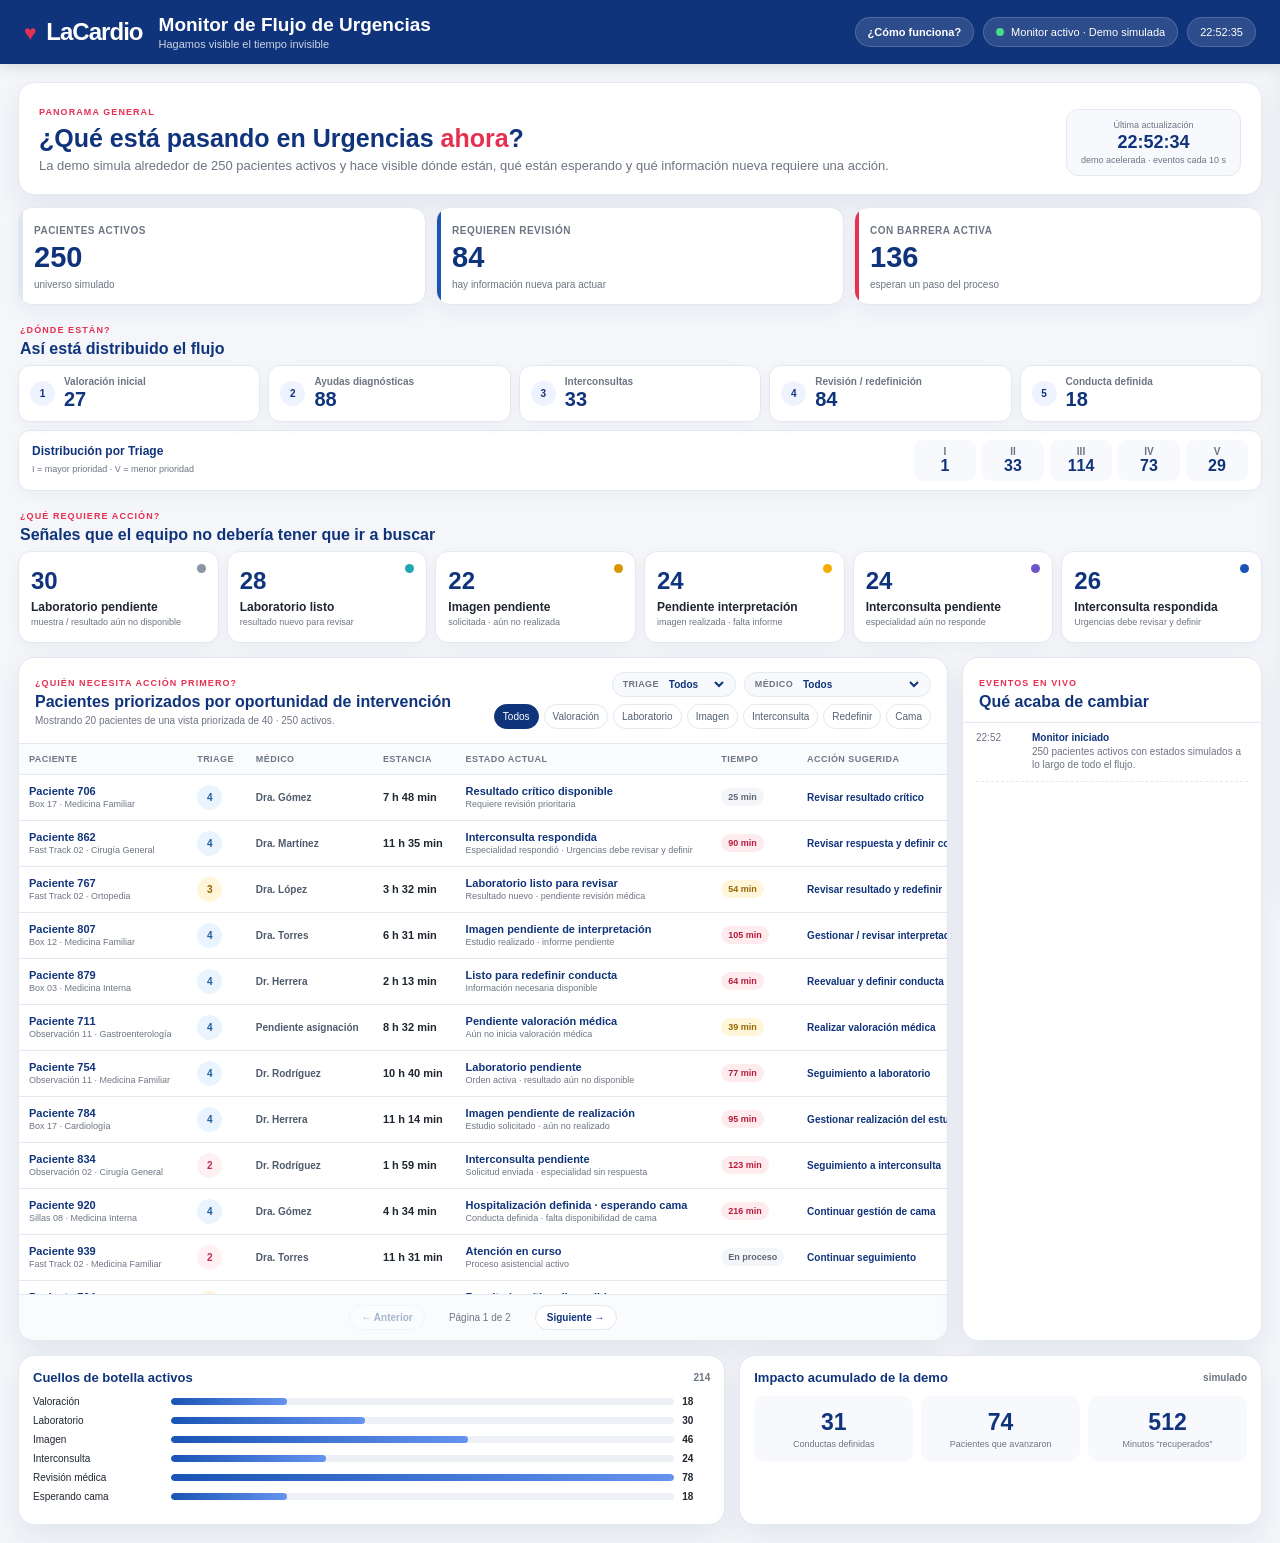
<file: index.html>
<!DOCTYPE html>
<html lang="es">
<head>
  <meta charset="UTF-8" />
  <meta name="viewport" content="width=device-width, initial-scale=1.0" />
  <meta name="theme-color" content="#10347b" />
  <title>Monitor de Flujo de Urgencias · Demo</title>
  <link rel="stylesheet" href="styles.css?v=final3" />
</head>
<body>
  <header class="topbar">
    <div class="brand">
      <div class="brand-mark"><span>♥</span> LaCardio</div>
      <div class="brand-copy">
        <h1>Monitor de Flujo de Urgencias</h1>
        <p>Hagamos visible el tiempo invisible</p>
      </div>
    </div>
    <div class="top-actions">
      <button class="architecture-btn" id="architectureBtn">¿Cómo funciona?</button>
      <div class="live"><span class="pulse"></span><span id="liveLabel">Monitor activo · Demo simulada</span></div>
      <div class="clock" id="clock">--:--:--</div>
    </div>
  </header>

  <main class="shell">
    <section class="hero-strip">
      <div>
        <span class="eyebrow">PANORAMA GENERAL</span>
        <h2>¿Qué está pasando en Urgencias <em>ahora</em>?</h2>
        <p>La demo simula alrededor de 250 pacientes activos y hace visible dónde están, qué están esperando y qué información nueva requiere una acción.</p>
      </div>
      <div class="last-update">
        <span>Última actualización</span>
        <strong id="lastUpdate">--:--:--</strong>
        <small>demo acelerada · eventos cada 10 s</small>
      </div>
    </section>

    <section class="headline-kpis compact-kpis">
      <article>
        <span>Pacientes activos</span>
        <strong id="kpiTotal">250</strong>
        <small>universo simulado</small>
      </article>
      <article class="accent-blue">
        <span>Requieren revisión</span>
        <strong id="kpiCanAdvance">0</strong>
        <small>hay información nueva para actuar</small>
      </article>
      <article class="accent-red">
        <span>Con barrera activa</span>
        <strong id="kpiBarrier">0</strong>
        <small>esperan un paso del proceso</small>
      </article>
    </section>

    <section class="section-block">
      <div class="section-title">
        <div>
          <span class="eyebrow">¿DÓNDE ESTÁN?</span>
          <h3>Así está distribuido el flujo</h3>
        </div>
      </div>

      <div class="flow-overview">
        <article><span>1</span><div><b>Valoración inicial</b><strong id="stageAssessment">0</strong></div></article>
        <article><span>2</span><div><b>Ayudas diagnósticas</b><strong id="stageDiagnostics">0</strong></div></article>
        <article><span>3</span><div><b>Interconsultas</b><strong id="stageConsults">0</strong></div></article>
        <article><span>4</span><div><b>Revisión / redefinición</b><strong id="stageRedefinition">0</strong></div></article>
        <article><span>5</span><div><b>Conducta definida</b><strong id="stageDestination">0</strong></div></article>
      </div>

      <div class="triage-strip">
        <div class="triage-title">
          <span>Distribución por Triage</span>
          <small>I = mayor prioridad · V = menor prioridad</small>
        </div>
        <div class="triage-items">
          <div><b>I</b><strong id="triage1">0</strong></div>
          <div><b>II</b><strong id="triage2">0</strong></div>
          <div><b>III</b><strong id="triage3">0</strong></div>
          <div><b>IV</b><strong id="triage4">0</strong></div>
          <div><b>V</b><strong id="triage5">0</strong></div>
        </div>
      </div>
    </section>

    <section class="section-block">
      <div class="section-title">
        <div>
          <span class="eyebrow">¿QUÉ REQUIERE ACCIÓN?</span>
          <h3>Señales que el equipo no debería tener que ir a buscar</h3>
        </div>
      </div>

      <div class="action-grid">
        <button class="action-card lab-pending-card" data-filter="lab_pending">
          <span class="action-dot"></span><strong id="actLabPending">0</strong>
          <b>Laboratorio pendiente</b><small>muestra / resultado aún no disponible</small>
        </button>

        <button class="action-card lab-ready-card" data-filter="lab_ready">
          <span class="action-dot"></span><strong id="actLabReady">0</strong>
          <b>Laboratorio listo</b><small>resultado nuevo para revisar</small>
        </button>

        <button class="action-card image-pending-card" data-filter="image_pending">
          <span class="action-dot"></span><strong id="actImagePending">0</strong>
          <b>Imagen pendiente</b><small>solicitada · aún no realizada</small>
        </button>

        <button class="action-card imaging-card" data-filter="image_interpretation">
          <span class="action-dot"></span><strong id="actImageInterpretation">0</strong>
          <b>Pendiente interpretación</b><small>imagen realizada · falta informe</small>
        </button>

        <button class="action-card consult-card" data-filter="consult_pending">
          <span class="action-dot"></span><strong id="actConsultPending">0</strong>
          <b>Interconsulta pendiente</b><small>especialidad aún no responde</small>
        </button>

        <button class="action-card consult-answered-card" data-filter="consult_answered">
          <span class="action-dot"></span><strong id="actConsultAnswered">0</strong>
          <b>Interconsulta respondida</b><small>Urgencias debe revisar y definir</small>
        </button>
      </div>
    </section>

    <section class="layout-main">
      <div class="panel table-panel">
        <div class="panel-head table-head">
          <div>
            <span class="eyebrow">¿QUIÉN NECESITA ACCIÓN PRIMERO?</span>
            <h3>Pacientes priorizados por oportunidad de intervención</h3>
            <p id="visibleSummary" class="panel-subtitle">Mostrando pacientes prioritarios.</p>
          </div>

          <div class="filter-area">
            <div class="select-filters">
              <label>
                <span>Triage</span>
                <select id="triageFilter">
                  <option value="all">Todos</option>
                  <option value="1">Triage I</option>
                  <option value="2">Triage II</option>
                  <option value="3">Triage III</option>
                  <option value="4">Triage IV</option>
                  <option value="5">Triage V</option>
                </select>
              </label>

              <label>
                <span>Médico</span>
                <select id="doctorFilter">
                  <option value="all">Todos</option>
                </select>
              </label>
            </div>

            <div class="active-filter-notice" id="activeFilterNotice" hidden>
              <span>Mostrando: <b id="activeFilterLabel">Todos</b></span>
              <button id="clearFilterBtn" type="button">Ver todos</button>
            </div>

            <div class="filters">
              <button class="filter active" data-filter="all">Todos</button>
              <button class="filter" data-filter="assessment">Valoración</button>
              <button class="filter" data-filter="lab">Laboratorio</button>
              <button class="filter" data-filter="image">Imagen</button>
              <button class="filter" data-filter="consult">Interconsulta</button>
              <button class="filter" data-filter="redefine">Redefinir</button>
              <button class="filter" data-filter="bed_wait">Cama</button>
            </div>
          </div>
        </div>

        <div class="table-wrap">
          <table>
            <thead>
              <tr>
                <th>Paciente</th>
                <th>Triage</th>
                <th>Médico</th>
                <th>Estancia</th>
                <th>Estado actual</th>
                <th>Tiempo</th>
                <th>Acción sugerida</th>
              </tr>
            </thead>
            <tbody id="patientsBody"></tbody>
          </table>
        </div>

        <div class="pagination">
          <button id="prevPage">← Anterior</button>
          <span id="pageLabel">Página 1 de 2</span>
          <button id="nextPage">Siguiente →</button>
        </div>
      </div>

      <aside class="panel alerts-panel">
        <div class="panel-head compact">
          <div>
            <span class="eyebrow">EVENTOS EN VIVO</span>
            <h3>Qué acaba de cambiar</h3>
          </div>
        </div>
        <div id="eventFeed" class="event-feed large"></div>
      </aside>
    </section>

    <section class="bottom-grid">
      <article class="panel mini-panel">
        <div class="mini-head"><span>Cuellos de botella activos</span><b id="bottleneckTotal">0</b></div>
        <div id="bottlenecks"></div>
      </article>

      <article class="panel mini-panel">
        <div class="mini-head"><span>Impacto acumulado de la demo</span><b>simulado</b></div>
        <div class="impact-grid">
          <div><strong id="impactResolved">0</strong><span>Conductas definidas</span></div>
          <div><strong id="impactMoves">0</strong><span>Pacientes que avanzaron</span></div>
          <div><strong id="impactMinutes">0</strong><span>Minutos “recuperados”</span></div>
        </div>
      </article>
    </section>
  </main>

  <div class="toast" id="toast" aria-live="polite"></div>

  <div class="drawer" id="drawer">
    <button class="drawer-close" id="drawerClose">×</button>
    <div class="drawer-top">
      <span class="eyebrow">LÍNEA DE TIEMPO DEL PACIENTE</span>
      <h3 id="drawerTitle">Paciente</h3>
      <p id="drawerSub"></p>
    </div>

    <div class="patient-status-grid">
      <div><span>Laboratorio</span><b id="drawerLab">—</b></div>
      <div><span>Imagen</span><b id="drawerImage">—</b></div>
      <div><span>Interconsulta</span><b id="drawerConsult">—</b></div>
      <div><span>Conducta Urgencias</span><b id="drawerConduct">—</b></div>
    </div>

    <div class="timeline" id="timeline"></div>

    <div class="next-action">
      <span>Siguiente acción sugerida</span>
      <strong id="drawerAction"></strong>
    </div>
  </div>

  <div class="architecture-modal" id="architectureModal" aria-hidden="true">
    <div class="architecture-card">
      <button class="architecture-close" id="architectureClose">×</button>
      <span class="eyebrow">¿CÓMO FUNCIONA?</span>
      <h3>Los datos actuales se convierten en señales para actuar</h3>
      <p>La lógica es sencilla: los sistemas que ya existen alimentan una capa central que organiza la historia del paciente y genera alertas.</p>

      <div class="architecture-flow">
        <div class="architecture-sources">
          <div class="architecture-node source">
            <span>SISTEMA 1</span><b>Servinte</b>
            <small>Admisión · atención · interconsultas · conducta</small>
          </div>
          <div class="architecture-node source">
            <span>SISTEMA 2</span><b>Athenea</b>
            <small>Laboratorio · muestras · resultados</small>
          </div>
          <div class="architecture-node source">
            <span>SISTEMA 3</span><b>Radiología</b>
            <small>Solicitud · realización · interpretación</small>
          </div>
        </div>

        <div class="flow-arrow"><i></i><span>integran eventos</span></div>

        <div class="architecture-node fabric">
          <span>FABRIC</span><b>Organiza la línea de tiempo</b>
          <small>Integra y actualiza los eventos del paciente</small>
        </div>

        <div class="flow-arrow"><i></i><span>aplica reglas</span></div>

        <div class="architecture-node rules">
          <span>REGLAS</span><b>Detecta cambios que requieren acción</b>
          <small>Resultado listo · imagen realizada · interconsulta respondida · paciente listo para redefinir</small>
        </div>

        <div class="flow-arrow"><i></i><span>genera alertas</span></div>

        <div class="architecture-node monitor">
          <span>MONITOR</span><b>Le dice al equipo dónde actuar</b>
          <small>Priorización · alertas · gestión del flujo</small>
        </div>
      </div>

      <div class="architecture-note">Demo ilustrativa. La arquitectura real se definiría con gobierno institucional, seguridad y los mecanismos de integración disponibles.</div>
    </div>
  </div>

  <script src="app.js?v=final3"></script>
</body>
</html>
</file>
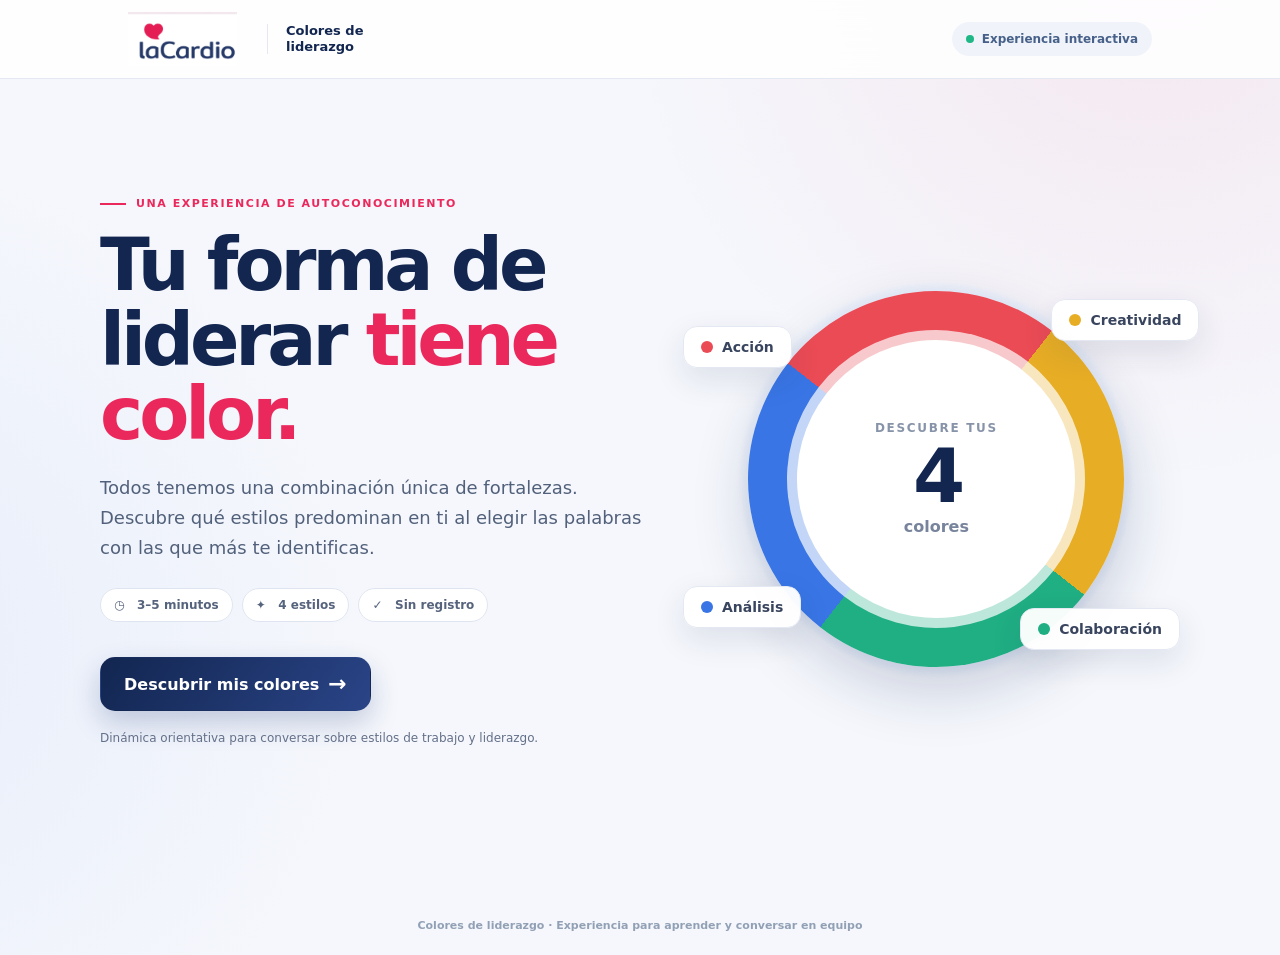
<file: colores-liderazgo/index.html>
<!doctype html>
<html lang="es">
<head>
  <meta charset="utf-8">
  <meta name="viewport" content="width=device-width, initial-scale=1, viewport-fit=cover">
  <meta name="theme-color" content="#122650">
  <meta name="description" content="Descubre tu combinación de cuatro estilos de liderazgo a partir de las palabras que más te representan.">
  <meta property="og:title" content="Descubre tu color de liderazgo">
  <meta property="og:description" content="Una experiencia interactiva de autoconocimiento en 4 colores. ¿Cuál es tu combinación?">
  <title>Colores de liderazgo · Experiencia interactiva</title>
  <style>
    :root{--navy:#122650;--navy2:#243b78;--pink:#eb285c;--ink:#1c2946;--muted:#637089;--bg:#f5f7fc;--line:#e3e8f2;--white:#fff;--red:#ea4b55;--blue:#3975e5;--green:#20ae83;--yellow:#e7ad25;--shadow:0 18px 60px rgba(16,38,80,.085)}
    *{box-sizing:border-box}html{scroll-behavior:smooth;-webkit-text-size-adjust:100%}body{margin:0;font-family:Inter,"Segoe UI",system-ui,-apple-system,Arial,sans-serif;color:var(--ink);background:var(--bg)}button,input{font:inherit}button{cursor:pointer}button:disabled{cursor:not-allowed}[hidden]{display:none!important}
    :focus-visible{outline:3px solid #e84679;outline-offset:3px}
    .page{min-height:100dvh;position:relative;overflow:hidden;background:radial-gradient(circle at 90% -5%,rgba(235,40,92,.08),transparent 35%),radial-gradient(circle at -10% 68%,rgba(57,117,229,.07),transparent 32%),var(--bg)}
    .shell{width:min(1080px,100%);margin:0 auto;padding:0 28px;position:relative;z-index:1}
    .header{position:relative;z-index:3;background:rgba(255,255,255,.87);backdrop-filter:blur(18px);-webkit-backdrop-filter:blur(18px);border-bottom:1px solid var(--line)}
    .header-inner{min-height:78px;display:flex;justify-content:space-between;align-items:center;gap:18px}
    .brand{display:flex;align-items:center;gap:18px}.logo{width:121px;height:54px;object-fit:contain;object-position:left}.brand-divider{height:30px;width:1px;background:var(--line)}.brand-text{font-size:13px;font-weight:800;line-height:1.24;color:var(--navy)}
    .header-pill{display:flex;align-items:center;gap:8px;border-radius:50px;padding:10px 14px;color:#466089;background:#f0f4fa;font-size:12px;font-weight:800;white-space:nowrap}.status-dot{width:8px;height:8px;background:#1fb786;border-radius:100%}
    .screen{display:none;animation:appear .3s ease both}.screen.active{display:block}@keyframes appear{from{opacity:0;transform:translateY(12px)}to{opacity:1;transform:translateY(0)}}
    .eyebrow{color:var(--pink);font-weight:900;letter-spacing:.14em;font-size:11px;text-transform:uppercase;display:flex;align-items:center;gap:10px}.eyebrow:before{content:"";height:2px;width:26px;background:var(--pink)}
    h1,h2,h3,p{margin-top:0}h1{font-size:clamp(42px,5.7vw,77px);line-height:1.02;letter-spacing:-.056em;color:var(--navy);margin:18px 0 22px}h2{font-size:clamp(30px,4.4vw,50px);letter-spacing:-.043em;line-height:1.08;color:var(--navy);margin:12px 0}h3{font-size:20px;letter-spacing:-.025em;color:var(--navy)}p{line-height:1.62}.muted{color:var(--muted)}
    .start{min-height:calc(100dvh - 78px);display:grid;grid-template-columns:1.07fr .93fr;align-items:center;gap:32px;padding:64px 0 86px}.start .lead{font-size:18px;color:#52617b;max-width:560px;line-height:1.65}.accent{color:var(--pink)}
    .stats{display:flex;gap:9px;flex-wrap:wrap;margin:26px 0 35px}.tag{border:1px solid #dfe5f0;background:white;border-radius:999px;font-size:12px;padding:9px 13px;color:#56637d;font-weight:760}
    .btn{min-height:54px;border-radius:15px;border:1px solid transparent;display:inline-flex;align-items:center;justify-content:center;gap:9px;padding:12px 23px;font-weight:850;transition:transform .16s,box-shadow .16s,background .16s}.btn:not(:disabled):active{transform:scale(.975)}.btn-primary{color:white;background:linear-gradient(125deg,var(--navy),#2a4487);box-shadow:0 12px 28px rgba(20,46,109,.22)}.btn-primary:not(:disabled):hover{box-shadow:0 17px 34px rgba(20,46,109,.32)}.btn:disabled{opacity:.42;box-shadow:none}.btn-plain{color:var(--navy);background:white;border-color:var(--line)}.btn-text{border:0;background:transparent;padding:11px;color:#536480;font-weight:780}.arrow{font-size:22px;line-height:1}
    .hero-visual{position:relative;display:grid;place-items:center;min-height:450px}.hero-glow{width:390px;aspect-ratio:1;border-radius:50%;background:#e9eef9;filter:blur(2px);position:absolute}.color-orbit{position:relative;width:min(90%,376px);aspect-ratio:1;border-radius:50%;background:conic-gradient(from -45deg,var(--red) 0 25%,var(--yellow) 25% 50%,var(--green) 50% 75%,var(--blue) 75% 100%);box-shadow:0 24px 60px rgba(22,45,90,.2);display:grid;place-items:center;transform:rotate(-7deg)}.color-orbit:before{content:"";position:absolute;width:74%;aspect-ratio:1;border-radius:50%;background:white;box-shadow:0 0 0 10px rgba(255,255,255,.7)}.orbit-core{position:relative;transform:rotate(7deg);text-align:center;line-height:1.1;color:var(--navy)}.orbit-core span{display:block;font-size:12px;letter-spacing:.14em;color:#8793a8;font-weight:900}.orbit-core b{font-size:75px;letter-spacing:-.07em}.orbit-core small{display:block;font-size:16px;font-weight:800;color:#77849c}
    .floating{position:absolute;border:1px solid var(--line);border-radius:14px;padding:12px 17px;display:flex;align-items:center;gap:9px;background:rgba(255,255,255,.96);box-shadow:0 12px 32px rgba(23,44,86,.11);font-size:14px;font-weight:850;color:#39455e}.floating .dot{width:12px;height:12px;border-radius:50%}.floating.one{top:16%;left:-2%}.floating.two{top:10%;right:-4%}.floating.three{bottom:17%;left:-2%}.floating.four{bottom:12%;right:0%}
    .section-main{padding:52px 0 148px}.section-head{max-width:760px}.section-head .intro{max-width:680px;color:#67738b;font-size:16px;margin-bottom:18px}.info-strip{display:flex;align-items:center;gap:12px;background:#edf3ff;border:1px solid #d9e5fb;color:#415b8b;border-radius:16px;padding:13px 17px;margin:22px 0 25px;font-size:13px;line-height:1.5}.info-strip strong{color:var(--navy)}.info-icon{font-size:20px}
    .selection-toolbar{position:sticky;top:0;z-index:3;background:rgba(245,247,252,.93);backdrop-filter:blur(12px);padding:18px 0 13px;border-bottom:1px solid var(--line);margin-bottom:18px}.toolbar-top{display:flex;justify-content:space-between;align-items:center;gap:16px;margin-bottom:11px}.toolbar-top strong{font-size:15px;color:var(--navy)}.toolbar-top small{color:#69758b;font-weight:750}.meter{height:9px;border-radius:20px;background:#e5eaf3;overflow:hidden}.meter-fill{height:100%;width:0%;background:linear-gradient(90deg,var(--pink),#f2a052);border-radius:20px;transition:width .25s}.toolbar-bottom{display:flex;justify-content:space-between;align-items:center;gap:10px;margin-top:9px}.counter-hint{font-size:12px;color:#6b788f}.counter-hint.warning{color:#9d661c}.toolbar-tools{display:flex;gap:14px}.reset-button{border:0;background:none;color:#53657f;font-size:12px;font-weight:850;padding:2px;white-space:nowrap}.search-wrap{margin:15px 0 22px;position:relative}.search-wrap input{border:1px solid var(--line);background:white;width:100%;min-height:49px;border-radius:13px;padding:12px 17px 12px 43px;color:var(--ink);outline:0;box-shadow:0 6px 16px rgba(23,44,86,.035)}.search-wrap input:focus{border-color:#91a5cf;box-shadow:0 0 0 3px rgba(57,117,229,.11)}.search-wrap svg{position:absolute;top:15px;left:15px;color:#8290a9;pointer-events:none}.search-count{font-size:12px;color:#73809a;margin:0 0 10px}
    .words{display:grid;grid-template-columns:repeat(4,minmax(0,1fr));gap:11px}.word{min-height:64px;border:1px solid #dfe6f1;border-radius:13px;padding:14px 13px;background:white;box-shadow:0 6px 14px rgba(25,47,88,.035);color:#42506a;font-size:14px;font-weight:780;line-height:1.2;position:relative;display:flex;align-items:center;justify-content:center;text-align:center;transition:border-color .13s,background .13s,transform .13s}.word:not(:disabled):hover{border-color:#a5b2ce;transform:translateY(-1px)}.word.selected{background:#eaf0fc;border-color:#274a98;color:var(--navy);box-shadow:inset 0 0 0 1px #274a98}.word.selected:after{content:"✓";display:grid;place-items:center;position:absolute;right:7px;top:6px;width:17px;height:17px;color:white;background:var(--navy);border-radius:50%;font-size:11px;font-weight:900}.empty{padding:24px;text-align:center;color:#67758f}
    .bottom-bar{position:fixed;bottom:0;left:0;right:0;z-index:10;padding:12px 0 calc(12px + env(safe-area-inset-bottom));border-top:1px solid var(--line);background:rgba(255,255,255,.95);backdrop-filter:blur(17px);-webkit-backdrop-filter:blur(17px);box-shadow:0 -8px 30px rgba(15,30,61,.045)}.bar-inner{display:flex;align-items:center;justify-content:space-between;gap:16px}.bar-tip{font-size:12px;color:#77839a}.bottom-bar .btn{min-width:250px}
    .result-main{padding:48px 0 100px}.result-heading{display:flex;align-items:center;justify-content:space-between;gap:16px;margin-bottom:20px}.result-heading h2{margin-bottom:0}.result-grid{display:grid;grid-template-columns:.97fr 1.03fr;gap:20px}.panel{border:1px solid var(--line);background:white;border-radius:22px;box-shadow:var(--shadow)}.result-feature{position:relative;overflow:hidden;padding:30px;background:linear-gradient(140deg,#152c5d,#0e2045);color:white;min-height:410px;display:flex;flex-direction:column;justify-content:space-between}.result-feature:after{content:"";position:absolute;right:-105px;top:-75px;height:325px;width:325px;border-radius:50%;background:radial-gradient(circle,rgba(255,255,255,.09),transparent 68%)}.result-feature .mini{font-weight:800;font-size:12px;letter-spacing:.12em;text-transform:uppercase;color:#b4c1dc}.result-feature h3{font-size:clamp(37px,4.4vw,58px);line-height:1.02;letter-spacing:-.045em;color:white;margin:17px 0}.result-feature .share-intro{font-size:15px;color:#cbd5e9;line-height:1.65;max-width:370px}.primary-swatch{width:16px;height:16px;display:inline-block;border-radius:100%;vertical-align:middle;margin-right:6px}.hero-words{display:flex;flex-wrap:wrap;gap:8px;position:relative}.hero-word{font-size:12px;color:#dae4f5;border:1px solid rgba(255,255,255,.2);border-radius:999px;padding:7px 11px}
    .chart-panel{padding:24px}.chart-head{display:flex;align-items:center;justify-content:space-between;gap:12px}.chart-head h3{margin:0;font-size:19px}.chart-head small{font-weight:750;color:#71809b}.chart-top{display:grid;grid-template-columns:185px 1fr;gap:20px;align-items:center;margin:26px 0 18px}.donut{width:185px;height:185px;border-radius:50%;display:grid;place-items:center;background:conic-gradient(#e3eaf5 0% 100%);transition:background .25s}.donut-hole{width:132px;height:132px;border-radius:50%;background:white;display:flex;flex-direction:column;align-items:center;justify-content:center;box-shadow:inset 0 0 14px rgba(27,50,90,.04)}.donut-hole b{color:var(--navy);font-size:42px;letter-spacing:-.06em}.donut-hole small{font-weight:800;color:#7b88a1}.chart-note{font-size:13px;color:#71809a;line-height:1.58}.chart-note strong{display:block;color:var(--navy);font-size:16px;margin-bottom:5px}.ranking{display:grid;gap:14px}.rank-top{display:flex;justify-content:space-between;align-items:center;gap:10px;font-size:13px}.rank-name{display:flex;align-items:center;gap:9px;font-weight:850;color:#36445e}.rank-dot{width:11px;height:11px;border-radius:4px}.rank-value{font-weight:850;color:var(--navy)}.rank-value small{font-weight:650;color:#8a95a9}.rank-track{margin-top:6px;height:10px;background:#edf1f6;border-radius:100px;overflow:hidden}.rank-fill{height:100%;border-radius:100px;min-width:0}
    .interpretation{margin-top:22px}.interpretation h3{margin-bottom:15px}.profile-card-grid{display:grid;grid-template-columns:repeat(2,minmax(0,1fr));gap:15px}.profile-card{padding:21px 21px 19px;border:1px solid var(--line);border-top:4px solid var(--accent-color);background:white;border-radius:17px;box-shadow:0 8px 22px rgba(31,50,88,.04)}.profile-card .profile-tag{font-weight:850;font-size:12px;color:var(--accent-color);text-transform:uppercase;letter-spacing:.1em}.profile-card h4{font-size:21px;color:var(--navy);margin:10px 0}.profile-card p{font-size:13px;color:#626f88;line-height:1.65;margin:0 0 10px}.profile-card strong{color:#34425e}.result-note{font-size:12px;color:#758198;margin-top:19px;line-height:1.6}.result-actions{display:flex;gap:10px;flex-wrap:wrap;margin-top:24px}
    .toast{position:fixed;z-index:100;bottom:106px;left:50%;transform:translate(-50%,14px);pointer-events:none;padding:13px 18px;border-radius:12px;background:#132b56;color:white;opacity:0;box-shadow:0 12px 35px rgba(0,0,0,.2);transition:opacity .2s,transform .2s;font-size:13px;font-weight:800;max-width:90%;text-align:center}.toast.show{opacity:1;transform:translate(-50%,0)}
    .footer{padding:18px 0 23px;text-align:center;color:#91a0b5;font-size:11px;font-weight:650}
    @media(max-width:980px){.words{grid-template-columns:repeat(3,minmax(0,1fr))}.chart-top{grid-template-columns:145px 1fr}.donut{width:145px;height:145px}.donut-hole{width:106px;height:106px}.donut-hole b{font-size:35px}.start{gap:10px}.floating{font-size:12px}.result-grid{gap:13px}}
    @media(max-width:760px){.shell{padding:0 19px}.header-inner{min-height:70px}.logo{width:108px;height:48px}.brand{gap:11px}.brand-text{font-size:11px}.header-pill{font-size:11px;padding:8px 10px}.start{display:flex;flex-direction:column;gap:0;align-items:stretch;padding-top:43px;padding-bottom:45px;min-height:auto}.start h1{max-width:650px;font-size:clamp(41px,9vw,60px)}.start .lead{font-size:16px}.hero-visual{min-height:340px;order:-1;margin:-12px 0 10px}.hero-glow{width:260px}.color-orbit{width:250px}.orbit-core b{font-size:51px}.orbit-core span{font-size:9px}.orbit-core small{font-size:13px}.floating.one{left:2%;top:17%}.floating.two{right:1%;top:12%}.floating.three{left:1%;bottom:13%}.floating.four{right:1%;bottom:12%}.section-main{padding-top:31px}.words{grid-template-columns:repeat(2,minmax(0,1fr))}.word{min-height:58px;font-size:13px}.selection-toolbar{top:0}.result-main{padding-top:31px}.result-grid{grid-template-columns:1fr}.result-feature{min-height:350px}.result-heading{align-items:flex-start;flex-direction:column;gap:5px}.chart-top{grid-template-columns:145px 1fr}.profile-card-grid{grid-template-columns:1fr}.bottom-bar .btn{min-width:0;flex:1}.bar-tip{max-width:120px}}
    @media(max-width:420px){.shell{padding:0 15px}.brand-divider,.brand-text{display:none}.hero-visual{min-height:290px}.hero-glow{width:225px}.color-orbit{width:220px}.floating{padding:9px 11px;font-size:11px}.floating .dot{width:9px;height:9px}.header-pill{font-size:10px}.section-head h2{font-size:31px}.chart-top{grid-template-columns:118px 1fr;gap:12px}.donut{height:118px;width:118px}.donut-hole{width:86px;height:86px}.donut-hole b{font-size:29px}.chart-panel{padding:18px}.chart-note{font-size:12px}.result-feature{padding:24px}.bottom-bar .btn{font-size:13px;padding:10px}.bar-tip{font-size:10px}}
    @media(prefers-reduced-motion:reduce){*,*:before,*:after{scroll-behavior:auto!important;animation:none!important;transition:none!important}}
    @media print{.header,.bottom-bar,.result-actions,.footer,.result-note{display:none!important}.screen:not(.active){display:none}.result-main{padding:10px 0}.panel{break-inside:avoid}.result-feature{print-color-adjust:exact;-webkit-print-color-adjust:exact}.result-grid{grid-template-columns:1fr 1fr}}
  </style>
</head>
<body>
<div class="page">
  <header class="header">
    <div class="shell header-inner">
      <div class="brand"><img class="logo" src="[data-uri]" alt="LaCardio"><span class="brand-divider" aria-hidden="true"></span><span class="brand-text">Colores de<br>liderazgo</span></div>
      <span class="header-pill"><span class="status-dot" aria-hidden="true"></span><span id="headerStatus">Experiencia interactiva</span></span>
    </div>
  </header>
  <main>
    <section class="screen active" id="welcomeScreen" aria-label="Presentación">
      <div class="shell start">
        <div>
          <div class="eyebrow">Una experiencia de autoconocimiento</div>
          <h1>Tu forma de liderar <span class="accent">tiene color.</span></h1>
          <p class="lead">Todos tenemos una combinación única de fortalezas. Descubre qué estilos predominan en ti al elegir las palabras con las que más te identificas.</p>
          <div class="stats"><span class="tag">◷ &nbsp; 3–5 minutos</span><span class="tag">✦ &nbsp; 4 estilos</span><span class="tag">✓ &nbsp; Sin registro</span></div>
          <button class="btn btn-primary" id="startBtn" type="button">Descubrir mis colores <span class="arrow" aria-hidden="true">→</span></button>
          <p class="muted" style="font-size:12px;margin-top:18px">Dinámica orientativa para conversar sobre estilos de trabajo y liderazgo.</p>
        </div>
        <div class="hero-visual" aria-hidden="true">
          <div class="hero-glow"></div><div class="color-orbit"><div class="orbit-core"><span>DESCUBRE TUS</span><b>4</b><small>colores</small></div></div>
          <div class="floating one"><span class="dot" style="background:var(--red)"></span>Acción</div>
          <div class="floating two"><span class="dot" style="background:var(--yellow)"></span>Creatividad</div>
          <div class="floating three"><span class="dot" style="background:var(--blue)"></span>Análisis</div>
          <div class="floating four"><span class="dot" style="background:var(--green)"></span>Colaboración</div>
        </div>
      </div>
    </section>
    <section class="screen" id="selectionScreen" aria-label="Selección de características">
      <div class="shell section-main">
        <div class="section-head"><div class="eyebrow">Paso 01 / 02 · Exploración</div><h2>¿Qué palabras te <span class="accent">representan?</span></h2><p class="intro">Elige las palabras que describen cómo actúas habitualmente, no cómo te gustaría ser. No hay respuestas correctas o incorrectas.</p></div>
        <div class="info-strip"><span class="info-icon" aria-hidden="true">✦</span><span>Selecciona <strong>entre 8 y 12 palabras</strong>. Si no estás seguro, piensa cómo te describiría alguien que trabaja contigo.</span></div>
        <div class="selection-toolbar"><div class="toolbar-top"><strong id="selectedCount" aria-live="polite">0 palabras seleccionadas</strong><small id="selectionGoal">Meta: 8 palabras</small></div><div class="meter" role="progressbar" aria-label="Progreso de selección" aria-valuemin="0" aria-valuemax="8" aria-valuenow="0" id="progress"><div class="meter-fill" id="meterFill"></div></div><div class="toolbar-bottom"><span class="counter-hint" id="counterHint">Te faltan 8 palabras para descubrir tu resultado.</span><div class="toolbar-tools"><button type="button" class="reset-button" id="clearBtn">Borrar selección</button></div></div></div>
        <label for="wordSearch" class="search-wrap"><svg width="18" height="18" fill="none" stroke="currentColor" stroke-width="2" viewBox="0 0 24 24" aria-hidden="true"><circle cx="11" cy="11" r="7"/><path d="m20 20-4-4"/></svg><input type="search" id="wordSearch" placeholder="Buscar una característica..." autocomplete="off" aria-label="Buscar característica"></label>
        <p class="search-count" id="searchCount"></p>
        <div class="words" id="wordGrid" role="group" aria-label="Características disponibles"></div>
        <div class="empty" id="emptyState" hidden>No encontramos palabras con esa búsqueda.</div>
      </div>
    </section>
    <section class="screen" id="resultScreen" aria-label="Resultados del perfil">
      <div class="shell result-main">
        <div class="result-heading"><div><div class="eyebrow">Paso 02 / 02 · Tu resultado</div><h2>Así se ven <span class="accent">tus colores.</span></h2><p class="muted" style="margin-bottom:0;font-size:14px">Tu perfil combina tendencias: ninguna es mejor que otra.</p></div></div>
        <div class="result-grid">
          <article class="panel result-feature"><div><div class="mini">Tu estilo predominante</div><h3 id="resultTitle">Tu combinación</h3><p class="share-intro" id="resultIntro"></p></div><div class="hero-words" id="resultWords"></div></article>
          <article class="panel chart-panel"><div class="chart-head"><h3>Tu distribución</h3><small id="totalLabel">0 selecciones</small></div><div class="chart-top"><div class="donut" id="donut" aria-label="Gráfico de distribución de colores"><div class="donut-hole"><b id="dominantPct">0%</b><small id="dominantLabel">predomina</small></div></div><p class="chart-note"><strong id="chartHeadline">Todos los colores suman</strong><span id="chartText">Cada palabra aporta un punto al color asociado.</span></p></div><div class="ranking" id="ranking"></div></article>
        </div>
        <div class="interpretation"><h3>¿Qué significa para tu forma de liderar?</h3><div class="profile-card-grid" id="profileCards"></div></div>
        <p class="result-note">Esta es una dinámica de reflexión basada en asociaciones de palabras; no es una evaluación psicológica validada. El cálculo ocurre en tu dispositivo. No se envían ni almacenan tus respuestas.</p>
        <div class="result-actions"><button type="button" id="shareBtn" class="btn btn-primary">↗ Compartir mi resultado</button><button type="button" id="editBtn" class="btn btn-plain">← Cambiar mis respuestas</button><button type="button" id="restartBtn" class="btn btn-plain">↻ Empezar de nuevo</button></div>
      </div>
    </section>
  </main>
  <footer class="footer"><div class="shell">Colores de liderazgo · Experiencia para aprender y conversar en equipo</div></footer>
  <div class="bottom-bar" id="bottomBar" hidden><div class="shell bar-inner"><button type="button" id="backBtn" class="btn btn-plain">← Volver</button><span class="bar-tip" id="barTip">Selecciona al menos 8 palabras</span><button type="button" id="finishBtn" class="btn btn-primary" disabled>Ver mi resultado <span aria-hidden="true">→</span></button></div></div>
  <div class="toast" id="toast" role="status" aria-live="polite"></div>
</div>
<script>
'use strict';
const words = [
      ['Alegre','amarillo'], ['Reflexivo','verde'], ['Conciso','azul'], ['Competitivo','rojo'], ['Asertivo','rojo'],
      ['Entusiasta','amarillo'], ['Decidido','rojo'], ['Firme','rojo'], ['Perfeccionista','azul'], ['Buen razonador','rojo'],
      ['Complaciente','verde'], ['Directo','rojo'], ['Activo','amarillo'], ['Mediador','verde'], ['Divertido','amarillo'],
      ['Exacto','azul'], ['Discreto','azul'], ['Emprendedor','rojo'], ['Constante','verde'], ['Estructurado','azul'],
      ['Tenaz','rojo'], ['Audaz','rojo'], ['Elocuente','amarillo'], ['Prudente','azul'], ['Calculador','azul'],
      ['Persuasivo','amarillo'], ['Paciente','verde'], ['Influyente','amarillo'], ['Sistemático','azul'], ['Lógico','azul'],
      ['Comunicativo','amarillo'], ['Valiente','rojo'], ['Cooperativo','verde'], ['Enérgico','rojo'], ['Disciplinado','azul'],
      ['Expresivo','amarillo'], ['Simpático','verde'], ['Estable','verde'], ['Coherente','azul'], ['Resuelto','rojo'],
      ['Correcto','azul'], ['Fiel','verde'], ['Tranquilo','verde'], ['Atrevido','rojo'], ['Analítico','azul'],
      ['Ameno','amarillo'], ['Realista','azul'], ['Impulsivo','rojo'], ['Preciso','amarillo'], ['Optimista','amarillo'],
      ['Sociable','amarillo'], ['Fiable','verde'], ['Sensible','verde'], ['Conciliador','verde'], ['Pacífico','verde'],
      ['Comprensivo','verde'], ['Deliberado','azul'], ['Determinado','rojo'], ['Cuestionador','azul'], ['Demandante','rojo'],
      ['Dinámico','amarillo'], ['Relajado','verde'], ['Precavido','azul'], ['Dominante','rojo'], ['Indeciso','azul']
    ];
const colors = {
  rojo: { name:'Rojo', hex:'#ea4b55', label:'Acción y resultados', strengths:'Decides con firmeza, te orientas a los objetivos y movilizas la ejecución.', growth:'Escuchar otras perspectivas y ajustar el ritmo para construir acuerdos.', short:'Acción, decisión y resultados.' },
  azul: { name:'Azul', hex:'#3975e5', label:'Análisis y precisión', strengths:'Organizas, analizas y cuidas la calidad de cada decisión.', growth:'Evitar que la búsqueda de información perfecta retrase el avance.', short:'Análisis, estructura y calidad.' },
  verde: { name:'Verde', hex:'#20ae83', label:'Confianza y colaboración', strengths:'Escuchas, concilias y construyes relaciones de confianza.', growth:'Expresar desacuerdos a tiempo y establecer límites con claridad.', short:'Colaboración, calma y confianza.' },
  amarillo: { name:'Amarillo', hex:'#e7ad25', label:'Creatividad y conexión', strengths:'Comunicas con entusiasmo, conectas ideas y contagias optimismo.', growth:'Convertir las ideas en planes concretos y dar seguimiento a los acuerdos.', short:'Entusiasmo, creatividad y conexión.' }
};
const colorOrder = ['azul','rojo','verde','amarillo'];
const $ = id => document.getElementById(id);
const selected = new Set();
let currentScreen = 'welcomeScreen';
let toastTimeout;
const esc = s => String(s).replace(/[&<>"']/g, c=>({'&':'&amp;','<':'&lt;','>':'&gt;','"':'&quot;',"'":'&#39;'}[c]));
function navigate(screen){
  ['welcomeScreen','selectionScreen','resultScreen'].forEach(id=>$(id).classList.toggle('active',id===screen));
  currentScreen=screen;
  $('bottomBar').hidden=screen!=='selectionScreen';
  $('headerStatus').textContent= screen==='welcomeScreen' ? 'Experiencia interactiva' : screen==='selectionScreen' ? 'Selecciona tus palabras' : 'Tu combinación';
  window.scrollTo({top:0,behavior:'instant'});
}
function toast(message){
  $('toast').textContent=message;$('toast').classList.add('show');
  window.clearTimeout(toastTimeout);toastTimeout=window.setTimeout(()=>$('toast').classList.remove('show'),2600);
}
function renderWords(){
  const q=$('wordSearch').value.trim().toLocaleLowerCase('es');
  const filtered=words.filter(([word])=>word.toLocaleLowerCase('es').includes(q));
  const frag=document.createDocumentFragment();
  filtered.forEach(([label],index)=>{
    const originalIndex=words.findIndex(w=>w[0]===label);
    const btn=document.createElement('button');btn.type='button';btn.className='word'+(selected.has(originalIndex)?' selected':'');
    btn.textContent=label;btn.setAttribute('aria-pressed',selected.has(originalIndex)?'true':'false');
    btn.setAttribute('aria-label',label+(selected.has(originalIndex)?', seleccionada':''));
    btn.addEventListener('click',()=>{
      if(selected.has(originalIndex))selected.delete(originalIndex);else if(selected.size<12)selected.add(originalIndex);else {toast('Puedes seleccionar máximo 12 palabras.');return;}
      btn.classList.toggle('selected',selected.has(originalIndex));btn.setAttribute('aria-pressed',String(selected.has(originalIndex)));
      btn.setAttribute('aria-label',label+(selected.has(originalIndex)?', seleccionada':''));updateProgress();
    });frag.appendChild(btn);
  });
  $('wordGrid').replaceChildren(frag);$('searchCount').textContent=`${filtered.length} de ${words.length} características`;
  $('emptyState').hidden=filtered.length!==0;
}
function updateProgress(){
  const n=selected.size;
  $('selectedCount').textContent=`${n} de 12 palabras seleccionadas`;
  $('selectionGoal').textContent=n<8?'Meta: 8 palabras':n<=12?'¡Listo para continuar!':'';
  $('meterFill').style.width=`${(n/12)*100}%`;
  $('progress').setAttribute('aria-valuenow',String(Math.min(n,8)));
  $('counterHint').textContent=n<8?`Te faltan ${8-n} para continuar.`:n===12?'Completaste las 12 palabras.':`Ya puedes ver tu resultado. Puedes elegir ${12-n} más.`;
  $('counterHint').classList.toggle('warning',n>=12);
  $('barTip').textContent=n<8?`Faltan ${8-n} de 8 mínimas`:`${n} características listas`;
  $('finishBtn').disabled=n<8;
  $('clearBtn').disabled=n===0;
}
function makeResult(){
  if(selected.size<8)return;
  const counts=Object.fromEntries(colorOrder.map(key=>[key,0]));
  [...selected].forEach(i=>{ counts[words[i][1]]++; });
  const total=selected.size;
  const ranked=colorOrder.slice().sort((a,b)=>counts[b]-counts[a]||colorOrder.indexOf(a)-colorOrder.indexOf(b));
  const high=counts[ranked[0]];const tied=ranked.filter(key=>counts[key]===high);
  const primary=ranked[0];const secondary=ranked[1];
  const primaryNames=tied.map(key=>colors[key].name);
  $('resultTitle').textContent=tied.length===1?`Tu color es ${colors[primary].name}`:`Tu combinación: ${primaryNames.join(' + ')}`;
  $('resultIntro').textContent=tied.length>1 ? `No tienes un único color predominante: ${primaryNames.join(' y ')} comparten el primer lugar. ¡Tu mezcla también es una fortaleza!` : `Predomina tu estilo ${colors[primary].name.toLowerCase()}: ${colors[primary].short} ${counts[secondary]>0?`Tu segunda tendencia es ${colors[secondary].name.toLowerCase()}.`:''}`;
  $('resultWords').innerHTML=tied.length===1?[primary,secondary].filter((v,i)=>i===0||counts[v]>0).map(k=>`<span class="hero-word"><span class="primary-swatch" style="background:${colors[k].hex}"></span>${colors[k].label}</span>`).join(''):tied.map(k=>`<span class="hero-word"><span class="primary-swatch" style="background:${colors[k].hex}"></span>${colors[k].label}</span>`).join('');
  $('totalLabel').textContent=total+' palabras elegidas';
  const segments=[];let pos=0;
  colorOrder.forEach(key=>{const pct=counts[key]/total*100;if(pct>0){segments.push(`${colors[key].hex} ${pos.toFixed(4)}% ${(pos+pct).toFixed(4)}%`);pos+=pct;}});
  $('donut').style.background='conic-gradient('+segments.join(', ')+')';
  $('dominantPct').textContent=Math.round(high/total*100)+'%';
  $('dominantLabel').textContent=tied.length>1?'cada estilo':'principal';
  $('chartHeadline').textContent=tied.length>1?'Perfil equilibrado':'Tu combinación es única';
  $('chartText').textContent=`Seleccionaste ${total} palabras. Cada una suma un punto al color asociado; los porcentajes representan proporciones de tu selección.`;
  $('ranking').innerHTML=ranked.map(key=>{
    const c=colors[key],pct=counts[key]/total*100;
    return `<div class="rank"><div class="rank-top"><span class="rank-name"><span class="rank-dot" style="background:${c.hex}"></span>${c.name}</span><span class="rank-value">${Math.round(pct)}% <small>(${counts[key]})</small></span></div><div class="rank-track"><div class="rank-fill" style="width:${pct}%;background:${c.hex}"></div></div></div>`;
  }).join('');
  const featured = tied.length>1 ? tied : counts[secondary]>0?[primary,secondary]:[primary];
  $('profileCards').innerHTML=featured.map((key,i)=>{const c=colors[key];return `<article class="profile-card" style="--accent-color:${c.hex}"><div class="profile-tag">${tied.length>1?'Estilo destacado':i===0?'Tu principal tendencia':'Tu tendencia complementaria'}</div><h4>${c.name} · ${c.label}</h4><p><strong>Lo que aportas:</strong> ${c.strengths}</p><p><strong>Tu oportunidad:</strong> ${c.growth}</p></article>`;}).join('');
  navigate('resultScreen');
}
function shareText(){
  const counts=Object.fromEntries(colorOrder.map(k=>[k,0]));selected.forEach(i=>counts[words[i][1]]++);
  const total=selected.size;const order=colorOrder.slice().sort((a,b)=>counts[b]-counts[a]||colorOrder.indexOf(a)-colorOrder.indexOf(b));
  const lines=order.map(key=>`${colors[key].name}: ${Math.round(counts[key]/total*100)}% (${counts[key]} palabras)`);
  const link=window.location.protocol.startsWith('http')?window.location.origin+window.location.pathname:'';
  return `🎨 Mis colores de liderazgo\n\n${lines.join('\n')}\n\nDescubre los tuyos${link?' en '+link:''}`;
}
$('startBtn').addEventListener('click',()=>navigate('selectionScreen'));
$('backBtn').addEventListener('click',()=>navigate('welcomeScreen'));
$('finishBtn').addEventListener('click',makeResult);
$('wordSearch').addEventListener('input',renderWords);
$('clearBtn').addEventListener('click',()=>{selected.clear();renderWords();updateProgress();toast('Selección borrada.');});
$('editBtn').addEventListener('click',()=>{ $('wordSearch').value='';renderWords();updateProgress();navigate('selectionScreen'); });
$('restartBtn').addEventListener('click',()=>{selected.clear();$('wordSearch').value='';renderWords();updateProgress();navigate('welcomeScreen');});
$('shareBtn').addEventListener('click',async()=>{
  const text=shareText();
  if(navigator.share){try{await navigator.share({title:'Mis colores de liderazgo',text});return;}catch(e){if(e.name==='AbortError')return;}}
  try{await navigator.clipboard.writeText(text);toast('Resultado copiado. ¡Compártelo!');}
  catch{const textarea=document.createElement('textarea');textarea.value=text;document.body.append(textarea);textarea.select();try{document.execCommand('copy');toast('Resultado copiado. ¡Compártelo!');}catch{toast('Haz una captura de pantalla para compartir.');}textarea.remove();}
});
renderWords();updateProgress();
</script>
</body>
</html>
</file>
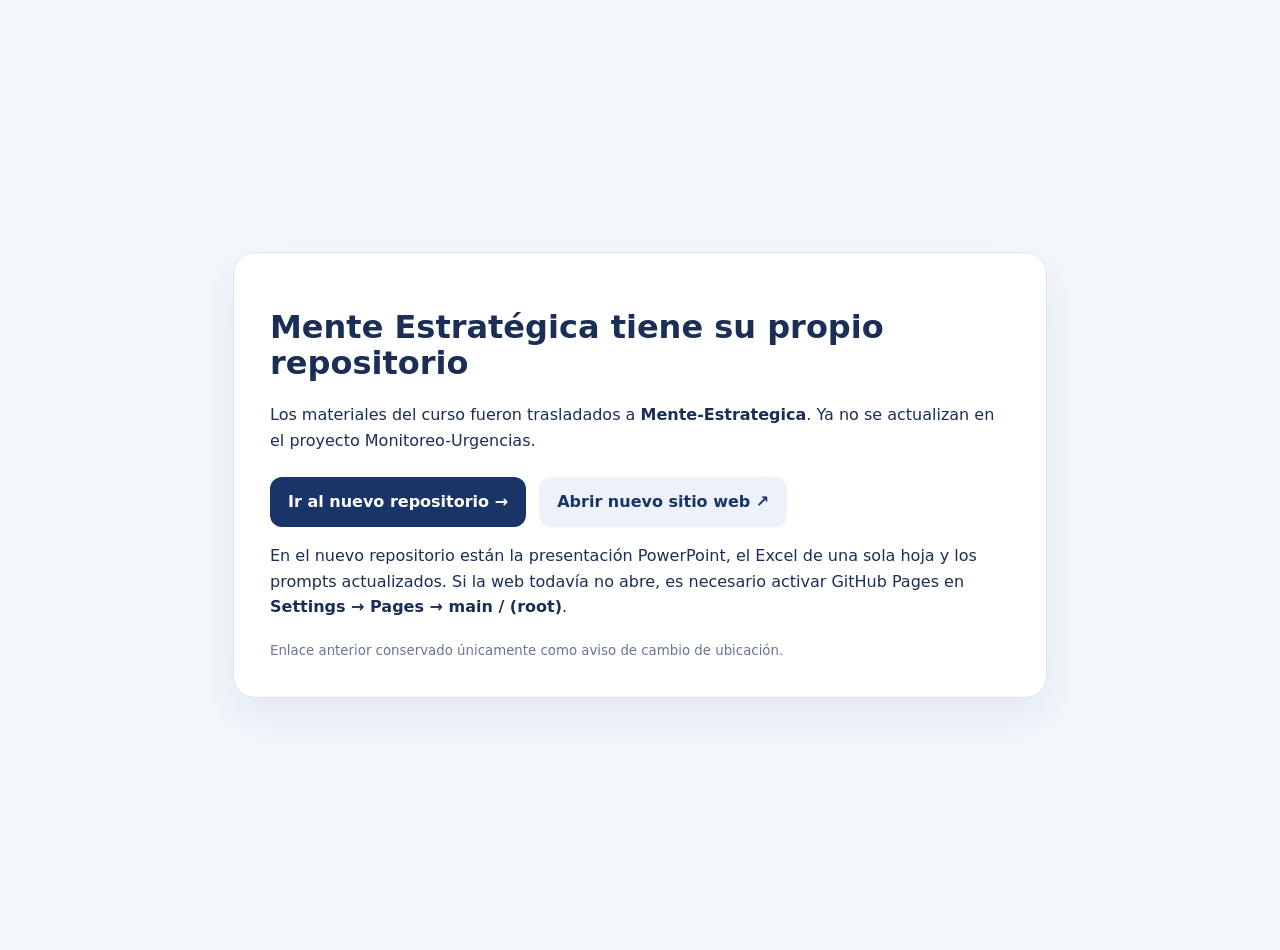
<file: mente-estrategica/index.html>
<!doctype html>
<html lang="es"><head><meta charset="utf-8"><meta name="viewport" content="width=device-width,initial-scale=1"><title>Mente Estratégica · Nueva ubicación</title>
<style>body{margin:0;background:#f4f7fc;color:#1a2e56;font:16px/1.6 system-ui,Arial;display:grid;place-items:center;min-height:100vh;padding:25px}.box{background:white;border:1px solid #dfe5f0;border-radius:22px;padding:36px;max-width:740px;box-shadow:0 18px 40px #1b326114}h1{font-size:32px;line-height:1.1}a{display:inline-block;text-decoration:none;background:#193467;color:white;padding:12px 18px;border-radius:12px;font-weight:800;margin:8px 8px 0 0}a.secondary{background:#edf1f9;color:#193467}small{display:block;color:#687690;margin-top:20px}</style></head>
<body><main class="box"><h1>Mente Estratégica tiene su propio repositorio</h1><p>Los materiales del curso fueron trasladados a <strong>Mente-Estrategica</strong>. Ya no se actualizan en el proyecto Monitoreo-Urgencias.</p>
<a href="https://github.com/kevinpaezkp-del/Mente-Estrategica">Ir al nuevo repositorio →</a>
<a class="secondary" href="https://kevinpaezkp-del.github.io/Mente-Estrategica/">Abrir nuevo sitio web ↗</a>
<p>En el nuevo repositorio están la presentación PowerPoint, el Excel de una sola hoja y los prompts actualizados. Si la web todavía no abre, es necesario activar GitHub Pages en <strong>Settings → Pages → main / (root)</strong>.</p>
<small>Enlace anterior conservado únicamente como aviso de cambio de ubicación.</small></main></body></html>
</file>
<file: styles.css>
:root{
  --blue:#10347b; --blue2:#1855b4; --red:#e63052; --green:#22a965; --amber:#f2ad00;
  --violet:#6e55c7; --teal:#22a8b3; --bg:#f4f6fa; --panel:#fff; --text:#1f2630;
  --muted:#6d7583; --line:#e4e8ef; --soft:#f7f9fc; --shadow:0 12px 30px rgba(20,37,77,.08);
}
*{box-sizing:border-box}
body{margin:0;font-family:Inter,Segoe UI,Arial,sans-serif;background:var(--bg);color:var(--text)}
button,select{font:inherit}
.topbar{background:var(--blue);color:#fff;padding:14px 24px;display:flex;align-items:center;justify-content:space-between;gap:18px;position:sticky;top:0;z-index:50;box-shadow:0 3px 14px rgba(0,0,0,.12)}
.brand{display:flex;align-items:center;gap:16px}.brand-mark{font-size:24px;font-weight:800;letter-spacing:-.04em;white-space:nowrap}.brand-mark span{color:var(--red);font-size:21px;margin-right:5px}.brand-copy h1{margin:0;font-size:19px}.brand-copy p{margin:2px 0 0;font-size:11px;opacity:.78}.top-actions{display:flex;gap:9px;align-items:center}
.live,.clock,.architecture-btn{background:rgba(255,255,255,.12);border:1px solid rgba(255,255,255,.17);color:#fff;border-radius:999px;padding:8px 12px;font-size:11px}
.architecture-btn{cursor:pointer;font-weight:800;transition:.2s}.architecture-btn:hover{background:#fff;color:var(--blue)}
.pulse{display:inline-block;width:8px;height:8px;background:#47dc86;border-radius:50%;margin-right:7px;box-shadow:0 0 0 0 rgba(71,220,134,.5);animation:pulse 1.8s infinite}
@keyframes pulse{70%{box-shadow:0 0 0 9px rgba(71,220,134,0)}}

.shell{max-width:1560px;margin:auto;padding:18px}
.hero-strip{display:flex;justify-content:space-between;gap:18px;align-items:end;background:#fff;border:1px solid var(--line);border-radius:16px;padding:18px 20px;margin-bottom:12px;box-shadow:var(--shadow)}
.eyebrow{font-size:9px;letter-spacing:.12em;font-weight:800;color:var(--red)}
.hero-strip h2{margin:5px 0 4px;color:var(--blue);font-size:25px}.hero-strip h2 em{font-style:normal;color:var(--red)}.hero-strip p{margin:0;color:var(--muted);font-size:13px;max-width:850px;line-height:1.45}
.last-update{min-width:165px;background:var(--soft);border:1px solid var(--line);border-radius:12px;padding:10px 14px;text-align:center}.last-update span,.last-update small{display:block;color:var(--muted);font-size:9px}.last-update strong{display:block;color:var(--blue);font-size:18px;margin:2px 0}

.headline-kpis{display:grid;grid-template-columns:repeat(3,1fr);gap:10px;margin-bottom:12px}
.headline-kpis article{background:#fff;border:1px solid var(--line);border-radius:14px;padding:12px 15px;box-shadow:0 7px 20px rgba(20,37,77,.05);position:relative;overflow:hidden;min-height:82px}
.headline-kpis article:before{content:'';position:absolute;left:0;top:0;bottom:0;width:4px;background:#dfe6f3}.headline-kpis .accent-blue:before{background:var(--blue2)}.headline-kpis .accent-red:before{background:var(--red)}
.headline-kpis span{font-size:10px;text-transform:uppercase;letter-spacing:.05em;color:var(--muted);font-weight:800}.headline-kpis strong{display:block;font-size:29px;color:var(--blue);margin:3px 0 0}.headline-kpis small{color:var(--muted);font-size:10px}

.section-block{margin-top:14px}.section-title{display:flex;align-items:end;justify-content:space-between;margin:0 2px 7px}.section-title h3{margin:3px 0 0;color:var(--blue);font-size:16px}
.flow-overview{display:grid;grid-template-columns:repeat(5,1fr);gap:8px}
.flow-overview article{background:#fff;border:1px solid var(--line);border-radius:12px;padding:10px 11px;display:flex;gap:9px;align-items:center;box-shadow:0 5px 16px rgba(20,37,77,.035)}
.flow-overview article>span{width:25px;height:25px;border-radius:50%;display:grid;place-items:center;background:#eef3ff;color:var(--blue);font-size:10px;font-weight:900;flex:0 0 auto}
.flow-overview b{display:block;font-size:10px;color:var(--muted);font-weight:700}.flow-overview strong{display:block;font-size:20px;color:var(--blue);margin-top:1px}

.triage-strip{margin-top:8px;background:#fff;border:1px solid var(--line);border-radius:12px;padding:9px 13px;display:flex;justify-content:space-between;align-items:center;gap:14px;box-shadow:0 5px 16px rgba(20,37,77,.035)}
.triage-title span{display:block;color:var(--blue);font-size:12px;font-weight:800}.triage-title small{font-size:9px;color:var(--muted)}
.triage-items{display:grid;grid-template-columns:repeat(5,62px);gap:6px}.triage-items div{background:var(--soft);border-radius:9px;padding:6px 8px;text-align:center}.triage-items b{font-size:10px;color:var(--muted);display:block}.triage-items strong{font-size:16px;color:var(--blue)}

.action-grid{display:grid;grid-template-columns:repeat(6,1fr);gap:8px}
.action-card{border:1px solid var(--line);background:#fff;border-radius:13px;padding:11px 12px;text-align:left;cursor:pointer;box-shadow:0 6px 16px rgba(20,37,77,.04);transition:.22s;position:relative;min-height:92px}
.action-card:hover{transform:translateY(-2px);box-shadow:0 10px 24px rgba(20,37,77,.09)}
.action-card .action-dot{position:absolute;right:12px;top:12px;width:9px;height:9px;border-radius:50%;background:#cbd2df}
.action-card strong{display:block;font-size:24px;color:var(--blue);margin:1px 0 5px}.action-card b{display:block;font-size:12px;color:var(--text);line-height:1.2}.action-card small{display:block;font-size:9px;color:var(--muted);margin-top:3px;line-height:1.25}
.lab-pending-card .action-dot{background:#8a94a3}.lab-ready-card .action-dot{background:var(--teal)}.image-pending-card .action-dot{background:#d99500}.imaging-card .action-dot{background:var(--amber)}.consult-card .action-dot{background:var(--violet)}.consult-answered-card .action-dot{background:var(--blue2)}

.layout-main{display:grid;grid-template-columns:minmax(0,2.45fr) minmax(300px,.75fr);gap:14px;margin-top:14px}
.panel{background:#fff;border:1px solid var(--line);border-radius:16px;box-shadow:var(--shadow);overflow:hidden}
.panel-head{padding:14px 16px;border-bottom:1px solid var(--line);display:flex;align-items:flex-start;justify-content:space-between;gap:12px}.panel-head.compact{padding-bottom:11px}.panel-head h3{font-size:16px;margin:3px 0 0;color:var(--blue)}.panel-subtitle{margin:4px 0 0;font-size:10px;color:var(--muted)}
.table-head{gap:18px}
.filter-area{display:flex;flex-direction:column;align-items:flex-end;gap:7px;max-width:650px}
.select-filters{display:flex;gap:8px}
.select-filters label{display:flex;align-items:center;gap:6px;background:var(--soft);border:1px solid var(--line);border-radius:999px;padding:5px 8px 5px 10px}
.select-filters label span{font-size:9px;color:var(--muted);font-weight:800;text-transform:uppercase;letter-spacing:.04em}
.select-filters select{border:0;background:transparent;color:var(--blue);font-size:10px;font-weight:800;outline:none}
.filters{display:flex;gap:5px;flex-wrap:wrap;justify-content:flex-end}.filter{border:1px solid var(--line);background:#fff;padding:6px 8px;border-radius:999px;font-size:10px;color:#536071;cursor:pointer}.filter.active{background:var(--blue);color:#fff;border-color:var(--blue)}

.table-wrap{overflow:auto;max-height:550px}table{width:100%;border-collapse:collapse;min-width:980px}th{position:sticky;top:0;background:#fafbfc;color:#6e7787;font-size:9px;text-transform:uppercase;letter-spacing:.05em;text-align:left;padding:10px;border-bottom:1px solid var(--line);z-index:2}td{padding:10px;border-bottom:1px solid var(--line);font-size:11px;vertical-align:middle}tr{cursor:pointer;transition:.22s}tr:hover{background:#fafcff}.patient-name{font-weight:800;color:var(--blue)}.sub{display:block;font-size:9px;color:var(--muted);margin-top:2px}
.triage-badge{display:inline-grid;place-items:center;width:25px;height:25px;border-radius:50%;font-size:10px;font-weight:900}.t1{background:#fee8eb;color:#b91536}.t2{background:#fff0f3;color:#bf2d55}.t3{background:#fff5d8;color:#906500}.t4{background:#e9f4ff;color:#1f5d9e}.t5{background:#edf7ef;color:#2f7b49}
.doctor-name{font-weight:700;color:#4f5b6d;font-size:10px}
.state-title{font-weight:800;color:var(--blue);display:block}.state-sub{font-size:9px;color:var(--muted);display:block;margin-top:2px}
.wait-chip{display:inline-flex;padding:4px 7px;border-radius:999px;background:#f3f5f8;color:#5e6775;font-size:9px;font-weight:800}.wait-chip.hot{background:#fdebee;color:#b91c3d}.wait-chip.warn{background:#fff5d8;color:#986700}
.action-link{color:var(--blue);font-weight:800;font-size:10px}
.flash{animation:flash 1.6s ease}@keyframes flash{0%,100%{background:transparent}35%{background:#fff0ba}}
.row-rise{animation:riseGlow 1.8s ease}@keyframes riseGlow{0%{box-shadow:inset 5px 0 0 #3eb873;background:#eaf8f2}100%{box-shadow:inset 0 0 0 transparent;background:transparent}}
.pagination{display:flex;justify-content:center;align-items:center;gap:12px;padding:10px;border-top:1px solid var(--line);background:#fafbfc}.pagination button{border:1px solid var(--line);background:#fff;border-radius:999px;padding:6px 11px;font-size:10px;color:var(--blue);cursor:pointer;font-weight:800}.pagination button:disabled{opacity:.35;cursor:not-allowed}.pagination span{font-size:10px;color:var(--muted);min-width:86px;text-align:center}

.event-feed{max-height:550px;overflow:auto}.event-feed.large{padding:0 13px}.event-item{display:grid;grid-template-columns:48px 1fr;gap:8px;padding:9px 0;border-bottom:1px dashed var(--line);font-size:10px}.event-item time{color:var(--muted)}.event-item b{color:var(--blue)}.event-item span{display:block;color:var(--muted);margin-top:2px;line-height:1.35}
.bottom-grid{display:grid;grid-template-columns:1.15fr .85fr;gap:14px;margin-top:14px}.mini-panel{padding:14px}.mini-head{display:flex;justify-content:space-between;gap:10px;align-items:center;margin-bottom:11px}.mini-head span{font-size:13px;font-weight:800;color:var(--blue)}.mini-head b{font-size:10px;color:var(--muted)}
.brow{display:grid;grid-template-columns:130px 1fr 28px;align-items:center;gap:8px;margin:8px 0;font-size:10px}.bar{height:7px;border-radius:999px;background:#edf0f5;overflow:hidden}.bar i{display:block;height:100%;background:linear-gradient(90deg,var(--blue2),#6593ef);border-radius:999px;transition:width .5s ease}
.impact-grid{display:grid;grid-template-columns:repeat(3,1fr);gap:8px}.impact-grid div{background:var(--soft);border-radius:11px;padding:13px 8px;text-align:center}.impact-grid strong{display:block;color:var(--blue);font-size:23px}.impact-grid span{font-size:9px;color:var(--muted);display:block;margin-top:3px}

.toast{position:fixed;right:20px;bottom:20px;background:#fff;border:1px solid var(--line);box-shadow:0 14px 40px rgba(0,0,0,.16);border-radius:13px;padding:12px 14px;max-width:360px;transform:translateY(130px);opacity:0;transition:.35s;z-index:120}.toast.show{transform:translateY(0);opacity:1}.toast strong{color:var(--blue);display:block;font-size:12px}.toast span{display:block;color:var(--muted);font-size:10px;margin-top:4px}
.drawer{position:fixed;top:0;right:-460px;width:430px;max-width:94vw;height:100vh;background:#fff;box-shadow:-12px 0 34px rgba(0,0,0,.2);z-index:100;transition:.3s;overflow:auto;padding:22px}.drawer.open{right:0}.drawer-close{position:absolute;right:18px;top:14px;border:0;background:transparent;font-size:28px;cursor:pointer;color:var(--muted)}.drawer-top{padding-top:16px;border-bottom:1px solid var(--line);padding-bottom:16px}.drawer-top h3{color:var(--blue);font-size:22px;margin:5px 0}.drawer-top p{color:var(--muted);margin:0;font-size:12px}
.patient-status-grid{display:grid;grid-template-columns:1fr 1fr;gap:8px;margin:16px 0}.patient-status-grid div{background:var(--soft);border-radius:10px;padding:9px}.patient-status-grid span{display:block;font-size:8px;color:var(--muted);text-transform:uppercase;letter-spacing:.05em}.patient-status-grid b{display:block;color:var(--blue);font-size:11px;margin-top:3px}
.timeline{border-left:2px solid #dbe2ef;margin:20px 0 20px 7px;padding-left:18px}.tl-event{position:relative;margin-bottom:18px}.tl-event:before{content:'';position:absolute;left:-25px;top:3px;width:9px;height:9px;border-radius:50%;background:var(--blue2);border:3px solid #eaf1ff}.tl-event strong{font-size:11px;color:var(--blue)}.tl-event span{display:block;color:var(--muted);font-size:10px;margin-top:2px}.next-action{background:#f1f5ff;border-radius:13px;padding:14px}.next-action span{font-size:9px;text-transform:uppercase;color:var(--muted);font-weight:800}.next-action strong{display:block;color:var(--blue);margin-top:5px;font-size:13px}

/* Arquitectura responsive, sin posiciones absolutas */
.architecture-modal{position:fixed;inset:0;background:rgba(9,25,62,.72);display:none;align-items:center;justify-content:center;padding:18px;z-index:110;backdrop-filter:blur(5px);overflow:auto}.architecture-modal.open{display:flex}
.architecture-card{width:min(1040px,96vw);background:#fff;border-radius:20px;padding:24px;box-shadow:0 30px 80px rgba(0,0,0,.28);position:relative}.architecture-close{position:absolute;right:18px;top:12px;border:0;background:transparent;font-size:28px;color:var(--muted);cursor:pointer}.architecture-card h3{font-size:25px;color:var(--blue);margin:5px 0}.architecture-card>p{color:var(--muted);font-size:12px;margin:0 0 18px}
.architecture-flow{display:flex;align-items:center;justify-content:center;gap:14px;background:linear-gradient(180deg,#f8faff,#f3f6fb);border:1px solid var(--line);border-radius:16px;padding:20px;min-height:300px}
.architecture-sources{display:grid;gap:8px;min-width:220px}
.architecture-node{background:#fff;border:1px solid var(--line);border-radius:13px;padding:12px 14px;box-shadow:0 8px 20px rgba(20,37,77,.06);min-width:180px}
.architecture-node span{display:block;font-size:8px;letter-spacing:.11em;color:var(--red);font-weight:900}.architecture-node b{display:block;color:var(--blue);font-size:14px;margin-top:3px}.architecture-node small{display:block;color:var(--muted);font-size:9px;line-height:1.35;margin-top:4px}
.architecture-node.fabric{border-color:#d9e3ff}.architecture-node.rules{border-color:#eadff8}.architecture-node.monitor{border-color:#dbeee3}
.flow-arrow{display:flex;flex-direction:column;align-items:center;gap:5px;min-width:80px}.flow-arrow i{display:block;width:70px;height:3px;background:#cbd5e6;position:relative;overflow:hidden}.flow-arrow i:after{content:'';position:absolute;width:28px;height:100%;background:linear-gradient(90deg,transparent,var(--red),transparent);animation:dataFlow 2s linear infinite}@keyframes dataFlow{from{left:-30px}to{left:100%}}.flow-arrow span{font-size:8px;color:var(--muted);text-align:center}
.architecture-note{font-size:9px;color:var(--muted);margin-top:10px;padding:9px 10px;border-radius:9px;background:#f8f9fb}

@media(max-width:1240px){
  .action-grid{grid-template-columns:repeat(3,1fr)}
  .layout-main{grid-template-columns:1fr}
  
  .flow-overview{grid-template-columns:repeat(3,1fr)}
  .table-head{flex-direction:column}
  .filter-area{align-items:flex-start;max-width:none}
  .filters{justify-content:flex-start}
}
@media(max-width:900px){
  .headline-kpis{grid-template-columns:repeat(3,1fr)}
  .triage-strip{align-items:flex-start;flex-direction:column}
  .triage-items{grid-template-columns:repeat(5,1fr);width:100%}
  .bottom-grid{grid-template-columns:1fr}
  .architecture-flow{flex-direction:column;align-items:stretch;gap:10px}
  .architecture-sources{grid-template-columns:1fr;min-width:0}
  .architecture-node{width:100%}
  .flow-arrow{min-width:0;min-height:34px}
  .flow-arrow i{width:3px;height:28px}
  .flow-arrow i:after{width:100%;height:12px;background:linear-gradient(180deg,transparent,var(--red),transparent);animation:dataFlowVertical 2s linear infinite}
  @keyframes dataFlowVertical{from{top:-14px}to{top:100%}}
}
@media(max-width:720px){
  .topbar{padding:11px 12px;align-items:flex-start}
  .brand-mark{font-size:18px}.brand-copy h1{font-size:14px}.brand-copy p{display:none}
  .top-actions{gap:5px;flex-wrap:wrap;justify-content:flex-end}.clock{display:none}.live{display:none}.architecture-btn{padding:7px 9px}
  .shell{padding:9px}
  .hero-strip{align-items:stretch;flex-direction:column;padding:14px}.last-update{width:100%}
  .hero-strip h2{font-size:20px}.hero-strip p{font-size:11px}
  .headline-kpis{grid-template-columns:repeat(3,1fr);gap:6px}.headline-kpis article{padding:9px 8px;min-height:72px}.headline-kpis span{font-size:8px}.headline-kpis strong{font-size:22px}.headline-kpis small{font-size:8px}
  .flow-overview{grid-template-columns:1fr 1fr}.flow-overview article{padding:8px}.flow-overview b{font-size:9px}.flow-overview strong{font-size:18px}
  .triage-items{grid-template-columns:repeat(5,1fr);gap:4px}.triage-items div{padding:5px 3px}
  .action-grid{grid-template-columns:1fr 1fr;gap:6px}.action-card{min-height:83px;padding:9px}.action-card strong{font-size:21px}.action-card b{font-size:10px}.action-card small{font-size:8px}
  .select-filters{width:100%;flex-direction:column}.select-filters label{width:100%;justify-content:space-between}.filters{display:none}
  .table-wrap{max-height:520px}.pagination{position:sticky;bottom:0}
  .architecture-modal{padding:8px;align-items:flex-start}.architecture-card{padding:18px 12px;margin-top:8px}.architecture-card h3{font-size:20px;padding-right:24px}.architecture-card>p{font-size:10px}.architecture-flow{padding:12px}
}

@media(max-width:720px){
  .layout-main{display:flex;flex-direction:column}
  .table-panel{order:1}
  .alerts-panel{order:2}
  .event-feed.large{max-height:360px}
  .table-head{gap:10px}
  .panel-head{padding:12px}
}

.active-filter-notice{display:flex;align-items:center;gap:8px;background:#eef3ff;border:1px solid #d7e2ff;border-radius:999px;padding:5px 8px 5px 10px}
.active-filter-notice[hidden]{display:none}
.active-filter-notice span{font-size:9px;color:var(--blue)}
.active-filter-notice button{border:0;background:var(--blue);color:#fff;border-radius:999px;padding:5px 8px;font-size:9px;font-weight:800;cursor:pointer}

@media(max-width:720px){
  .filters{display:flex!important;overflow-x:auto;flex-wrap:nowrap;width:100%;padding-bottom:3px;justify-content:flex-start;-webkit-overflow-scrolling:touch}
  .filter{flex:0 0 auto}
  .active-filter-notice{width:100%;justify-content:space-between;border-radius:10px}
}
</file>
